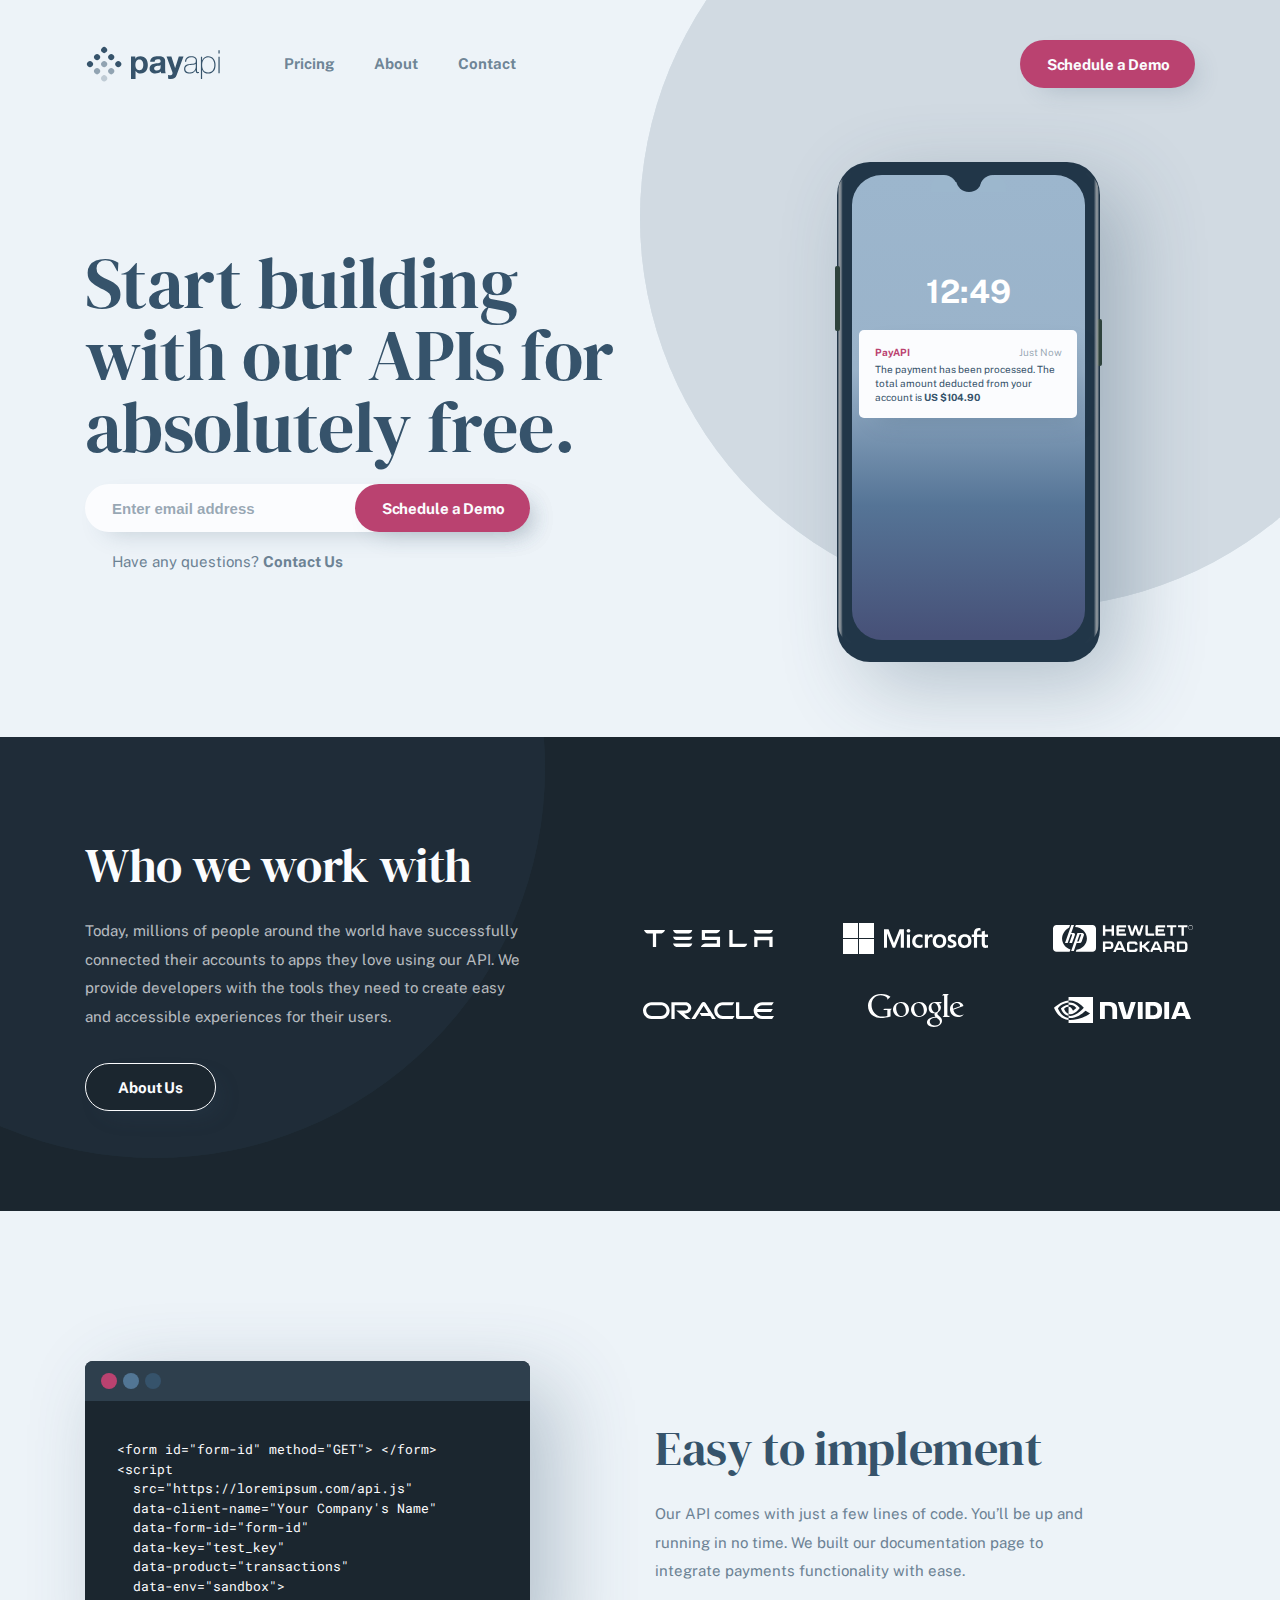
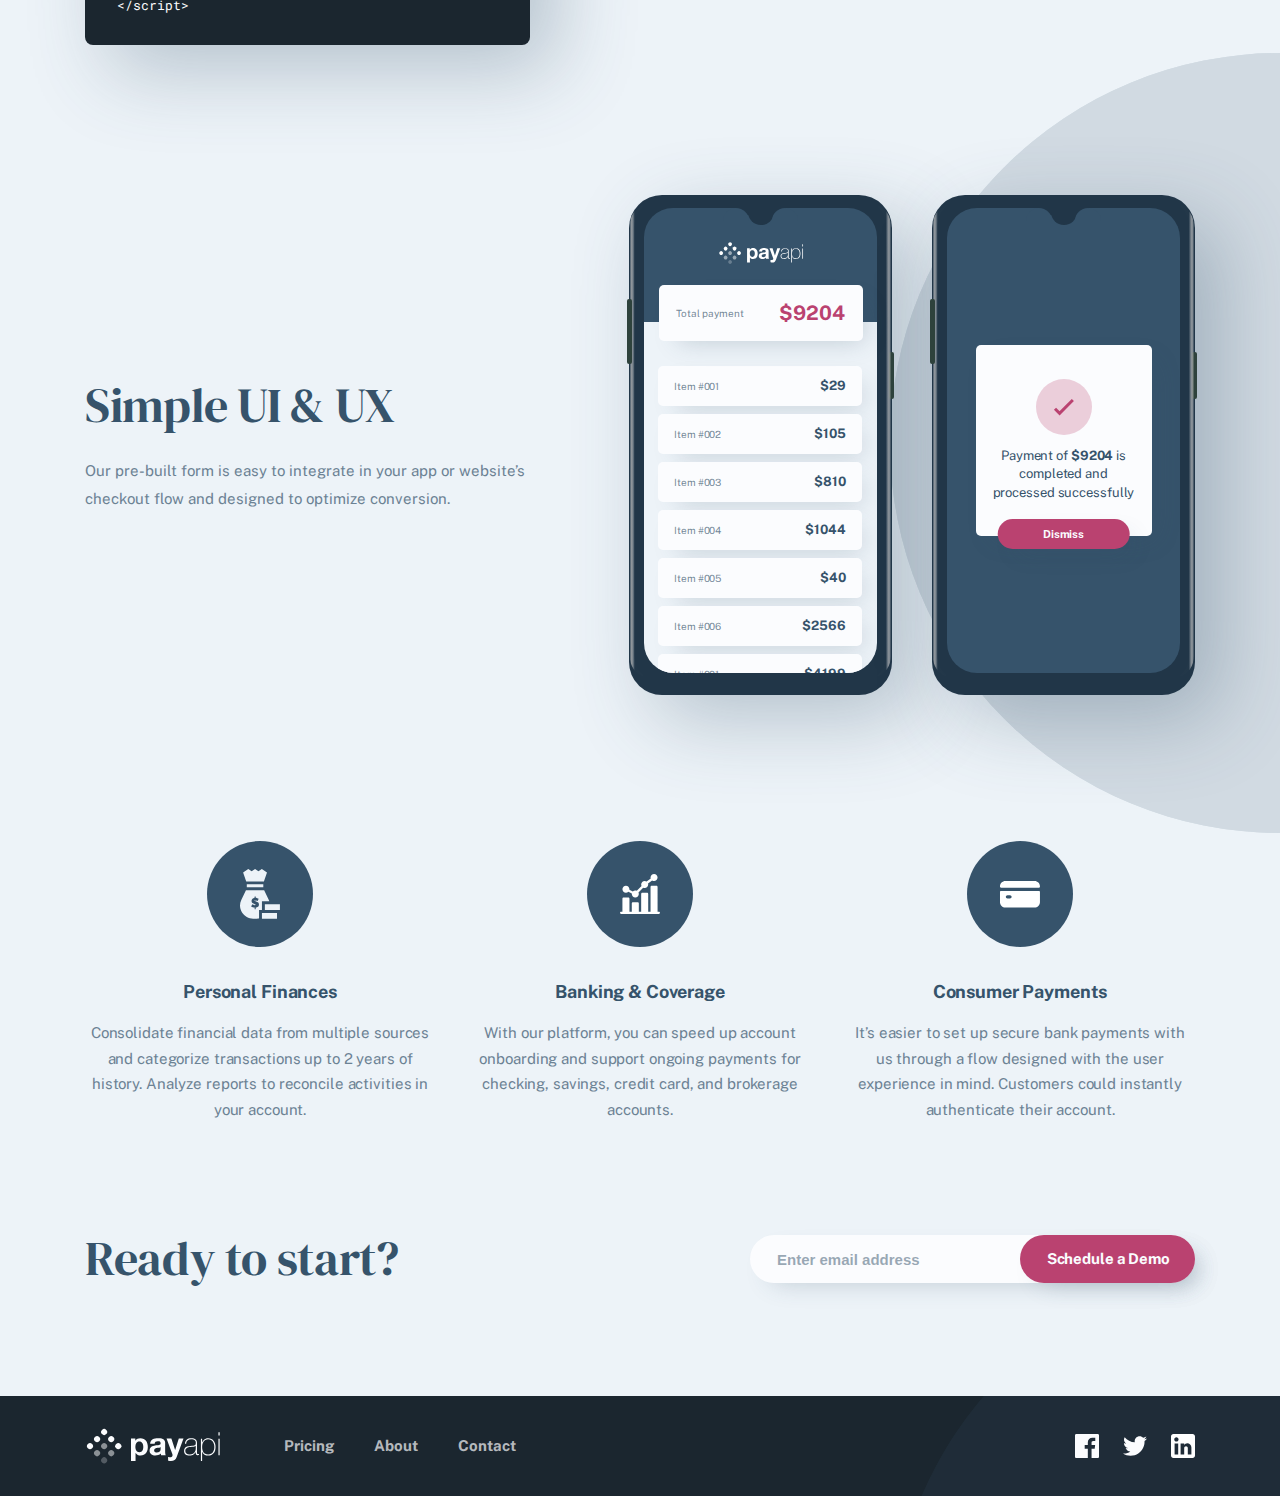
<file: index.html>
<!DOCTYPE html>
<html lang="en">
    <head>
        <meta charset="UTF-8">
        <meta http-equiv="X-UA-Compatible" content="IE=edge">
        <meta name="viewport" content="width=device-width, initial-scale=1.0">
        <link rel="stylesheet" href="css/styles.css">
        <title>Homework 17 scss Payapi</title>
    </head>
    <body>
        <header class="header">
            <nav class="navigation container">
                <a class="navigation__logo" href="index.html">
                    <img class="navigation__logo-img" src="img/logo.svg" alt="">
                </a>
                <div class="burger">
                    <span class="rotate-"></span>
                    <span class="rotate"></span>
                    <span class="none"></span>
                    <div class="burger__menu">
                        <div class="burger">
                            <span class="rotate-"></span>
                            <span class="rotate"></span>
                            <span class="none"></span>
                        </div>
                        <div class="linea"></div>
                    <ul class="navigation__menu">
                        <li class="navigation__menu-item">
                            <a class="navigation__menu-link" href="pricing.html">Pricing</a>
                        </li>
                        <li class="navigation__menu-item">
                            <a class="navigation__menu-link" href="about.html">About</a>
                        </li>
                        <li class="navigation__menu-item">
                            <a class="navigation__menu-link" href="contact.html">Contact</a>
                        </li>
                    </ul>
                    <button class="navigation__button">Schedule a Demo</button>
                </div>
                </div>
            </nav>
            <section class="workingapi container">
                <article class="workingapi__content">
                    <h1 class="workingapi__content-title">Start building with
                        our APIs for absolutely free.</h1>
                    <form class="workingapi__content-form" action="#">
                        <input class="workingapi__content-useremail"
                            placeholder="Enter email address" name="email"
                            type="email">
                        <button class="workingapi__content-button">Schedule a
                            Demo</button>
                    </form>
                    <p class="workingapi__content-paragraph">Have any questions?
                        <a class="workingapi__content-link" href="#">Contact Us</a>
                    </p>
                </article>
                <!-- phone start -->
                <section class="phone-box">
                    <div class="phone">
                        <div class="phone__pieceofscreenright"></div>
                        <div class="phone__pieceofscreenleft"></div>
                        <div class="phone__pieceofcamera"></div>
                        <div class="phone__camera"></div>
                        <div class="phone__screen">
                            <section class="phone__screen-notification">
                                <time class="phone__title">12:49</time>
                                <article class="phone__screen-content">
                                    <div class="phone__screen-box">
                                        <h5 class="phone__screen-title">PayAPI</h5>
                                        <span>Just Now</span>
                                    </div>
                                    <p class="phone__screen-payment">The payment
                                        has
                                        been processed. The total amount
                                        deducted from your account is <span>US
                                            $104.90</span>
                                    </p>
                                </article>
                            </section>
                        </div>
                        <div class="phone__volumebutton"></div>
                        <div class="phone__lockbutton"></div>
                    </div>
                </section>
                <!-- phone finish -->
            </section>
        </header>
        <main>
            <section class="bg_black">
                <section class="workwith container">
                    <article class="workwith__content">
                        <h2 class="workwith__title">Who we work with</h2>
                        <p class="workwith__paragraph">Today, millions of people
                            around the world have successfully connected their
                            accounts to apps they love using our API. We provide
                            developers with the tools they need to create easy
                            and accessible experiences for their users. </p>
                        <button class="workwith__btn">About Us</button>
                    </article>
                    <section class="brands">
                        <div class="brands__item">
                            <img class="brands__img" src="img/brends/tesla.svg"
                                alt="логотип">
                        </div>
                        <div class="brands__item">
                            <img class="brands__img"
                                src="img/brends/microsoft.svg" alt="логотип">
                        </div>
                        <div class="brands__item">
                            <img class="brands__img" src="img/brends/hp.svg"
                                alt="логотип">
                        </div>
                        <div class="brands__item">
                            <img class="brands__img" src="img/brends/oracle.svg"
                                alt="логотип">
                        </div>
                        <div class="brands__item">
                            <img class="brands__img" src="img/brends/google.svg"
                                alt="логотип">
                        </div>
                        <div class="brands__item">
                            <img class="brands__img" src="img/brends/nvidia.svg"
                                alt="логотип">
                        </div>
                    </section>
                </section>
            </section>
            <section class="easy container">
                <div class="easy__pieceofcode">
                    <div class="easy__panel">
                        <div class="easy__panel-item rosa"></div>
                        <div class="easy__panel-item grayblue"></div>
                        <div class="easy__panel-item gray"></div>
                    </div>
                    <div class="easy__code">
                        <code>
&lt;form id="form-id" method="GET"&gt; &lt;/form&gt;
&lt;script
  src="https://loremipsum.com/api.js"
  data-client-name="Your Company's Name"
  data-form-id="form-id"
  data-key="test_key"
  data-product="transactions"
  data-env="sandbox"&gt;
&lt;/script&gt;
                        </code>
                    </div>
                </div>
                <article class="easy__content">
                    <h2 class="easy__content-title">Easy to implement</h2>
                    <p class="easy__content-paragraph">Our
                        API comes with just a few lines of code. You’ll
                        be up and running in no time. We built our
                        documentation page to integrate payments
                        functionality with ease.</p>
                </article>
            </section>
            <section class="bg-circle">
                <section class="simple container">
                    <article class="easy__content">
                        <h2 class="easy__content-title">Simple UI & UX</h2>
                        <p class="easy__content-paragraph">Our pre-built form is
                            easy to integrate in your app or website’s checkout
                            flow
                            and designed to optimize conversion. </p>
                    </article>
                    <section class="simple__phones">
                        <div class="phone">
                            <div class="phone__pieceofscreenright color"></div>
                            <div class="phone__pieceofscreenleft color"></div>
                            <div class="phone__pieceofcamera"></div>
                            <div class="phone__camera"></div>
                            <div class="phone__screensimple">
                                <div class="phone__screensimple-logo">
                                </div>
                                <p class="phone__screensimple-prgrph">
                                    <span class="phone__screensimple-product">Total
                                        payment</span><span
                                        class="phone__screensimple-totalprice">$9204</span>
                                </p>
                                <section class="phone__screensimple-purchase">
                                    <article class="phone__screensimple-items">
                                        <p class="phone__screensimple-item"><span
                                                class="phone__screensimple-product">Item
                                                #001</span><span
                                                class="phone__screensimple-price">$29</span></p>
                                        <p class="phone__screensimple-item"><span
                                                class="phone__screensimple-product">Item
                                                #002</span><span
                                                class="phone__screensimple-price">$105</span></p>
                                        <p class="phone__screensimple-item"><span
                                                class="phone__screensimple-product">Item
                                                #003</span><span
                                                class="phone__screensimple-price">$810</span></p>
                                        <p class="phone__screensimple-item"><span
                                                class="phone__screensimple-product">Item
                                                #004</span><span
                                                class="phone__screensimple-price">$1044</span></p>
                                        <p class="phone__screensimple-item"><span
                                                class="phone__screensimple-product">Item
                                                #005</span><span
                                                class="phone__screensimple-price">$40</span></p>
                                        <p class="phone__screensimple-item"><span
                                                class="phone__screensimple-product">Item
                                                #006</span><span
                                                class="phone__screensimple-price">$2566</span></p>
                                        <p class="phone__screensimple-item"><span
                                                class="phone__screensimple-product">Item
                                                #001</span><span
                                                class="phone__screensimple-price">$4199</span></p>
                                    </article>
                                </section>
                                <div class="phone__volumebutton"></div>
                                <div class="phone__lockbutton"></div>
                            </div>
                        </div>
                        <div class="phone">
                            <div class="phone__pieceofscreenright color"></div>
                            <div class="phone__pieceofscreenleft color"></div>
                            <div class="phone__pieceofcamera"></div>
                            <div class="phone__camera"></div>
                            <div class="phone__screencompleted color">
                                <section class="phone__screencompleted-content">
                                    <img class="phone__screencompleted-img"
                                        src="img/phone/check.svg"
                                        alt="">
                                    <p class="phone__screencompleted-prgrph">Payment
                                        of <span>$9204</span>
                                        is completed and processed
                                        successfully</p>
                                    <button class="phone__screencompleted-btn">Dismiss</button>
                                </section>
                            </div>
                            <div class="phone__volumebutton"></div>
                            <div class="phone__lockbutton"></div>
                        </div>
                    </section>
                </section>
            </section>
            <section class="possibility container">
                <article class="possibility__card">
                    <img class="possibility__card-img" src="img/cards/card-finance.svg" alt="">
                    <h3 class="possibility__card-title">Personal Finances</h3>
                    <p class="possibility__card-prgrph">Consolidate financial data from multiple sources
                        and categorize transactions up to 2 years of
                        history. Analyze reports to reconcile activities
                        in your account. </p>
                </article>
                <article class="possibility__card">
                    <img class="possibility__card-img" src="img/cards/card-bancking.svg" alt="">
                    <h3 class="possibility__card-title">Banking & Coverage</h3>
                    <p class="possibility__card-prgrph">With our platform, you can speed up account
                        onboarding and support ongoing payments for
                        checking, savings, credit card, and brokerage
                        accounts.</p>
                </article>
                <article class="possibility__card">
                    <img class="possibility__card-img" src="img/cards/card-payments.svg" alt="">
                    <h3 class="possibility__card-title">Consumer Payments</h3>
                    <p class="possibility__card-prgrph">It’s easier to set up secure bank payments with
                        us through a flow designed with the user
                        experience in mind. Customers could instantly
                        authenticate their account.</p>
                </article>
        </section>
        <section class="ready container">
            <article class="ready__content">
                <h2 class="ready__content-title">Ready to start?</h2>
                <form class="ready__content-form" action="#">
                    <input type="email" name="email"
                        placeholder="Enter email address"> </input>
                    <button class="ready__content-button">Schedule a
                        Demo</button>
                    </form>
                </article>
            </section>
        </main>
        <footer>
            <section class="footer__nav container">
                <a class="navigation__logo" href="index.html">
                <img class="footer__nav-logo" src="img/logo-white.svg"
                    alt="логотип">
                </a>
                <ul class="footer__nav-menu">
                    <li class="footer__nav-item"><a href="pricing.html">Pricing</a></li>
                    <li class="footer__nav-item"><a href="about.html">About</a></li>
                    <li class="footer__nav-item"><a href="contact.html">Contact</a></li>
                </ul>
            <div class="footer__nav-social">
                <div class="footer__nav-iconfb"></div>
                <div class="footer__nav-icontwr"></div>
                <div class="footer__nav-iconind"></div>
            </div>
        </section>
</footer>
    </body>
</html>
</file>
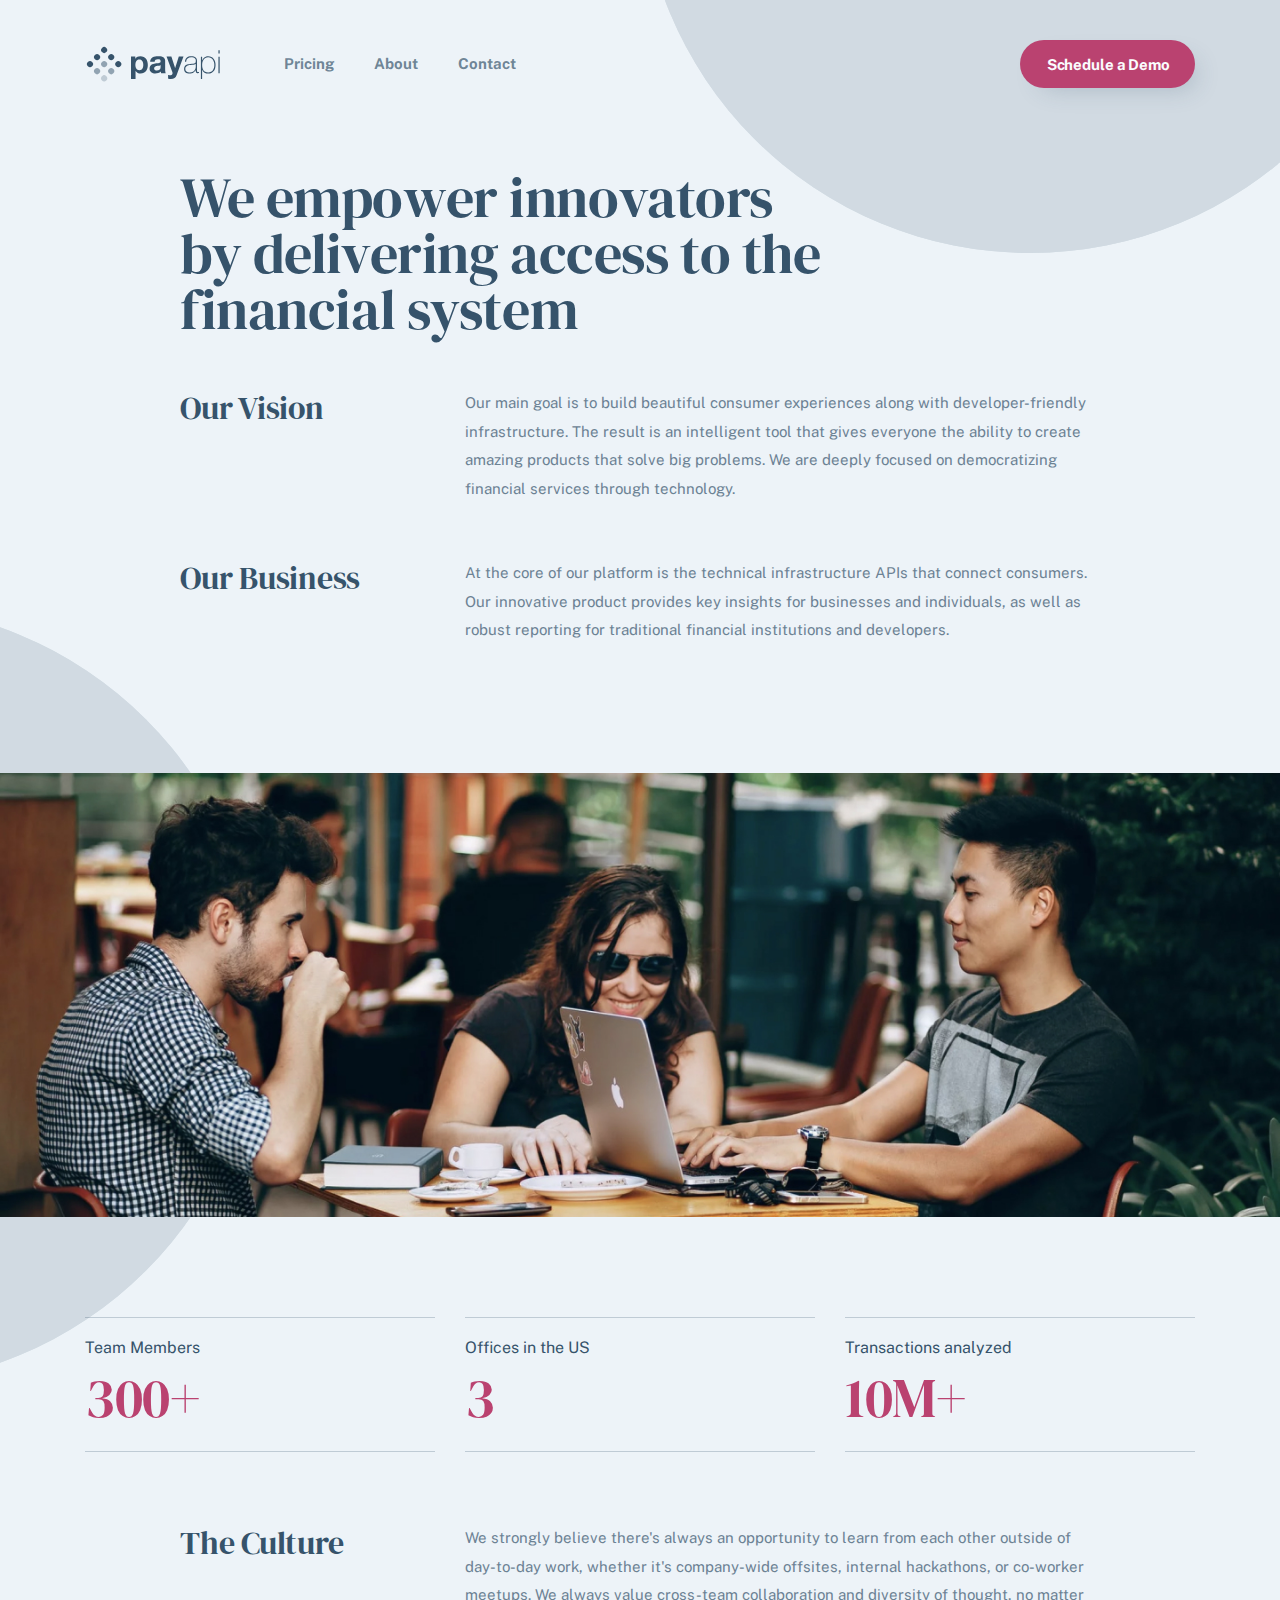
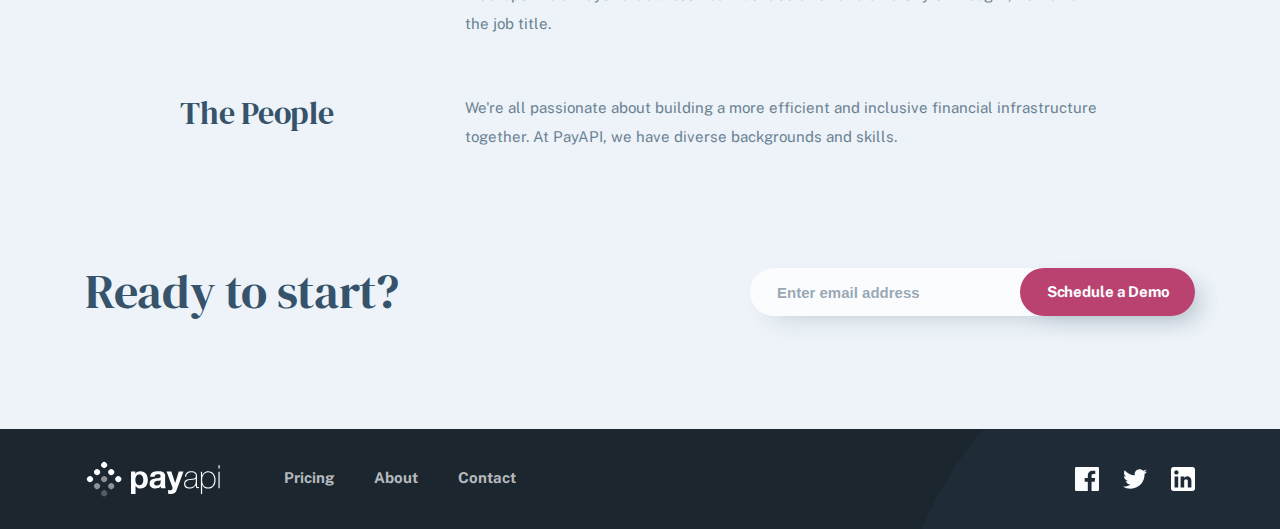
<file: about.html>
<!DOCTYPE html>
<html lang="en">
    <head>
        <meta charset="UTF-8">
        <meta http-equiv="X-UA-Compatible" content="IE=edge">
        <meta name="viewport" content="width=device-width, initial-scale=1.0">
        <link rel="stylesheet" href="css/styles.css">
        <title>About</title>
    </head>
    <body>
        <header class="about">
            <nav class="navigation container">
                <a class="navigation__logo" href="index.html">
                    <img class="navigation__logo-img" src="img/logo.svg" alt="">
                </a>
                <div class="burger">
                    <span class="rotate-"></span>
                    <span class="rotate"></span>
                    <span class="none"></span>
                    <div class="burger__menu">
                        <div class="burger">
                            <span class="rotate-"></span>
                            <span class="rotate"></span>
                            <span class="none"></span>
                        </div>
                        <div class="linea"></div>
                    <ul class="navigation__menu">
                        <li class="navigation__menu-item">
                            <a class="navigation__menu-link" href="pricing.html">Pricing</a>
                        </li>
                        <li class="navigation__menu-item">
                            <a class="navigation__menu-link" href="about.html">About</a>
                        </li>
                        <li class="navigation__menu-item">
                            <a class="navigation__menu-link" href="contact.html">Contact</a>
                        </li>
                    </ul>
                    <button class="navigation__button">Schedule a Demo</button>
                </div>
                </div>
            </nav>
            <article class="about__content container">
                <h2 class="about__content-title">We empower innovators
                    by delivering access to the financial system</h2>
            </article>
        </header>
        <main>
            <section class="our about__container">
                <article class="our__content">
                    <h3 class="our__content-title">Our Vision</h3>
                    <p class="our__content-prgrph">Our main goal is to build
                        beautiful consumer experiences along with
                        developer-friendly infrastructure. The result is an
                        intelligent tool that gives everyone the ability to
                        create amazing products that solve big problems. We are
                        deeply focused on democratizing financial services
                        through technology. </p>
                </article>
                <article class="our__content">
                    <h3 class="our__content-title">Our Business</h3>
                    <p class="our__content-prgrph">At the core of our platform
                        is the technical infrastructure APIs that connect
                        consumers. Our innovative product provides key insights
                        for businesses and individuals, as well as robust
                        reporting for traditional financial institutions and
                        developers. </p>
                </article>
            </section>
            <section class="bgimage">
                <div class="bgimage__circle"></div>
            </section>
            <section class="team container">
                <article class="team__content">
                    <p class="team__content-prgrph">Team Members</p>
                    <span class="team__content-number">300+</span>
                </article>
                <article class="team__content">
                    <p class="team__content-prgrph">Offices in the US</p>
                    <span class="team__content-number">3</span>
                </article>
                <article class="team__content">
                    <p class="team__content-prgrph">Transactions analyzed</p>
                    <span class="team__content-number">10M+</span>
                </article>
            </section>
            <section class="our about__container">
                <article class="our__content">
                    <h3 class="our__content-title">The Culture</h3>
                    <p class="our__content-prgrph">We strongly believe there's
                        always an opportunity to learn from each other outside
                        of day-to-day work, whether it's company-wide offsites,
                        internal hackathons, or co-worker meetups. We always
                        value cross-team collaboration and diversity of thought,
                        no matter the job title.</p>
                </article>
                <article class="our__content">
                    <h3 class="our__content-title">The People</h3>
                    <p class="our__content-prgrph">We're all passionate about
                        building a more efficient and inclusive financial
                        infrastructure together. At PayAPI, we have diverse
                        backgrounds and skills.</p>
                </article>
            </section>
            <section class="ready container">
                <article class="ready__content">
                    <h2 class="ready__content-title">Ready to start?</h2>
                    <form class="ready__content-form" action="#">
                        <input type="email" name="email"
                            placeholder="Enter email address"> </input>
                        <button class="ready__content-button">Schedule a
                            Demo</button>
                        </form>
                    </article>
                </section>
        </main>
        <footer>
            <section class="footer__nav container">
                <a class="navigation__logo" href="index.html">
                <img class="footer__nav-logo" src="img/logo-white.svg"
                    alt="логотип">
                </a>
                <ul class="footer__nav-menu">
                    <li class="footer__nav-item"><a href="pricing.html">Pricing</a></li>
                    <li class="footer__nav-item"><a href="about.html">About</a></li>
                    <li class="footer__nav-item"><a href="contact.html">Contact</a></li>
                </ul>
            <div class="footer__nav-social">
                <div class="footer__nav-iconfb"></div>
                <div class="footer__nav-icontwr"></div>
                <div class="footer__nav-iconind"></div>
            </div>
        </section>
</footer>
    </body>
</html>
</file>
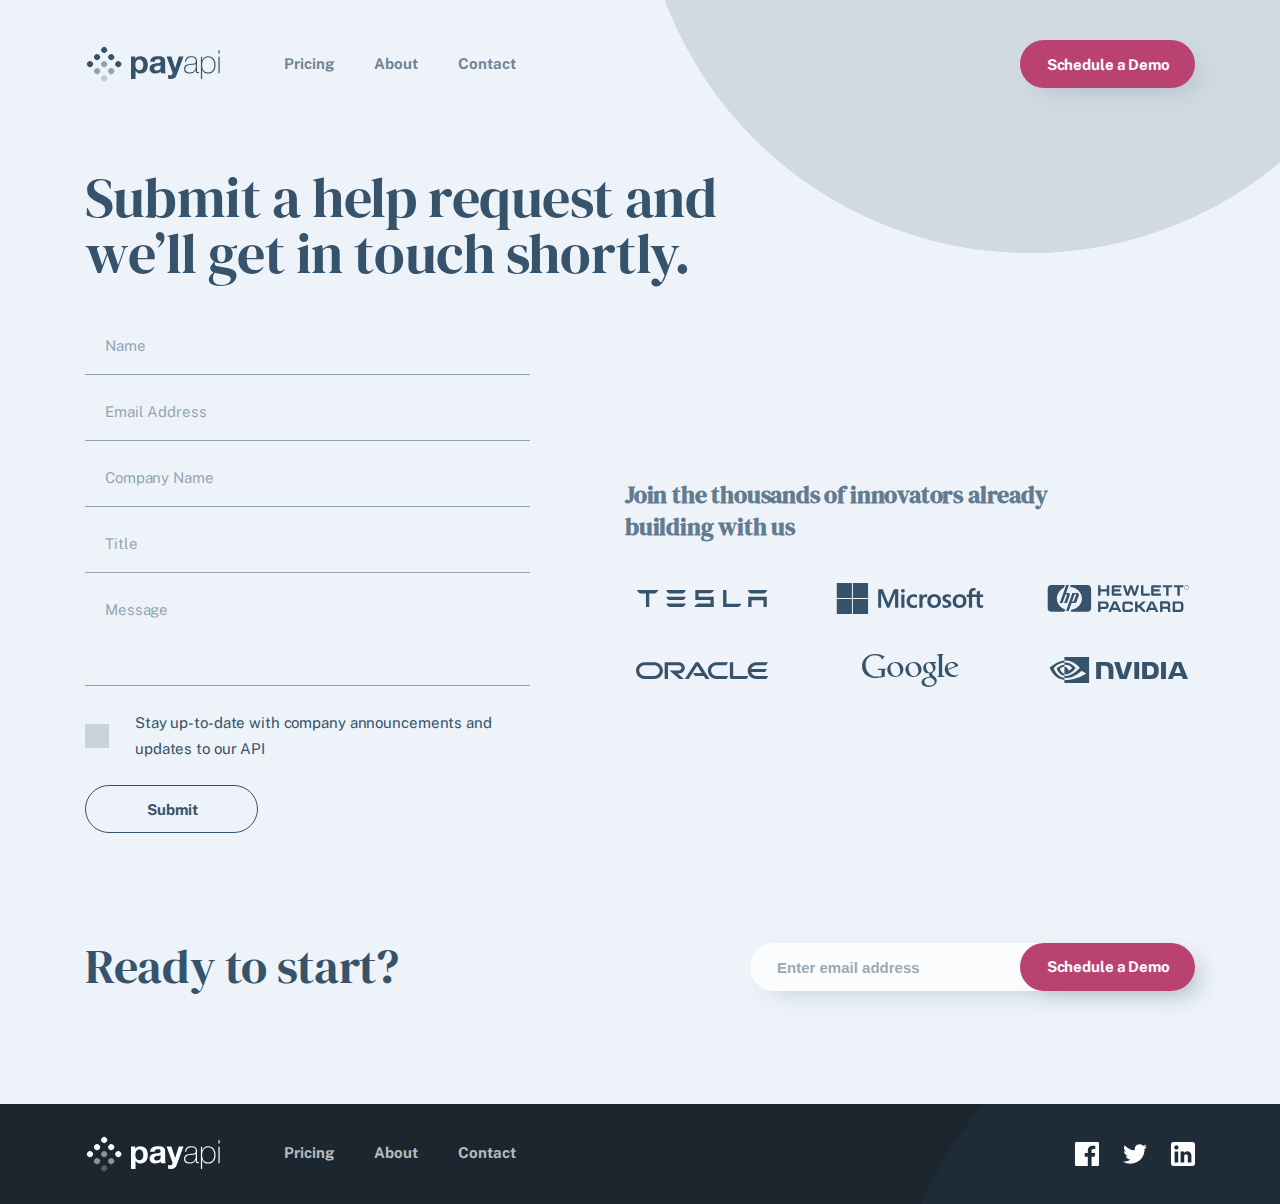
<file: contact.html>
<!DOCTYPE html>
<html lang="en">
    <head>
        <meta charset="UTF-8">
        <meta http-equiv="X-UA-Compatible" content="IE=edge">
        <meta name="viewport" content="width=device-width, initial-scale=1.0">
        <link rel="stylesheet" href="css/styles.css">
        <title>Contact</title>
    </head>
    <body>
        <header class="about">
            <nav class="navigation container">
                <a class="navigation__logo" href="index.html">
                    <img class="navigation__logo-img" src="img/logo.svg" alt="">
                </a>
                <div class="burger">
                    <span class="rotate-"></span>
                    <span class="rotate"></span>
                    <span class="none"></span>
                    <div class="burger__menu">
                        <div class="burger">
                            <span class="rotate-"></span>
                            <span class="rotate"></span>
                            <span class="none"></span>
                        </div>
                        <div class="linea"></div>
                    <ul class="navigation__menu">
                        <li class="navigation__menu-item">
                            <a class="navigation__menu-link" href="pricing.html">Pricing</a>
                        </li>
                        <li class="navigation__menu-item">
                            <a class="navigation__menu-link" href="about.html">About</a>
                        </li>
                        <li class="navigation__menu-item">
                            <a class="navigation__menu-link" href="contact.html">Contact</a>
                        </li>
                    </ul>
                    <button class="navigation__button">Schedule a Demo</button>
                </div>
                </div>
            </nav>
            <article class="about__contact container">
                <h2 class="about__contact-title">Submit a help request and
                    we’ll get in touch shortly.</h2>
            </article>
        </header>
        <main>
            <section class="join container">
                <form class="join__form" action="#">
                    <input class="join__form-username" type="text" placeholder="Name">
                    <input class="join__form-useremail" type="email" placeholder="Email Address">
                    <p>This field can’t be empty</p>
                    <input class="join__form-usercompany" type="text" placeholder="Company Name">
                    <input class="join__form-usertitle" type="text" placeholder="Title">
                    <textarea class="join__form-usermessage" id="" placeholder="Message"></textarea>
                    <div>
                            <input class="join__form-check" type="checkbox">
                        <span class="join__form-updates">Stay up-to-date with company announcements and updates to our API</span></div>
                    <button class="join__form-button">Submit</button>
                </form>
                <article class="join__content">
                    <h3 class="join__content-title">Join the thousands of
                        innovators already building with us</h3>
                    <section class="brands">
                        <div class="brands__item">
                            <img class="brands__img"
                                src="img/brends/tesla-gray.svg"
                                alt="логотип">
                        </div>
                        <div class="brands__item">
                            <img class="brands__img"
                                src="img/brends/microsoft-gray.svg"
                                alt="логотип">
                        </div>
                        <div class="brands__item">
                            <img class="brands__img"
                                src="img/brends/hp-gray.svg"
                                alt="логотип">
                        </div>
                        <div class="brands__item">
                            <img class="brands__img"
                                src="img/brends/oracle-gray.svg"
                                alt="логотип">
                        </div>
                        <div class="brands__item">
                            <img class="brands__img"
                                src="img/brends/google-gray.svg"
                                alt="логотип">
                        </div>
                        <div class="brands__item">
                            <img class="brands__img"
                                src="img/brends/nvidia-gray.svg"
                                alt="логотип">
                        </div>
                    </section>
                </article>
            </section>
            <section class="ready container">
                <article class="ready__content">
                    <h2 class="ready__content-title">Ready to start?</h2>
                    <form class="ready__content-form" action="#">
                        <input type="email" name="email"
                            placeholder="Enter email address"> </input>
                        <button class="ready__content-button">Schedule a
                            Demo</button>
                        </form>
                    </article>
                </section>
        </main>
        <footer>
            <section class="footer__nav container">
                <a class="navigation__logo" href="index.html">
                <img class="footer__nav-logo" src="img/logo-white.svg"
                    alt="логотип">
                </a>
                <ul class="footer__nav-menu">
                    <li class="footer__nav-item"><a href="pricing.html">Pricing</a></li>
                    <li class="footer__nav-item"><a href="about.html">About</a></li>
                    <li class="footer__nav-item"><a href="contact.html">Contact</a></li>
                </ul>
            <div class="footer__nav-social">
                <div class="footer__nav-iconfb"></div>
                <div class="footer__nav-icontwr"></div>
                <div class="footer__nav-iconind"></div>
            </div>
        </section>
</footer>
    </body>
</html>
</file>
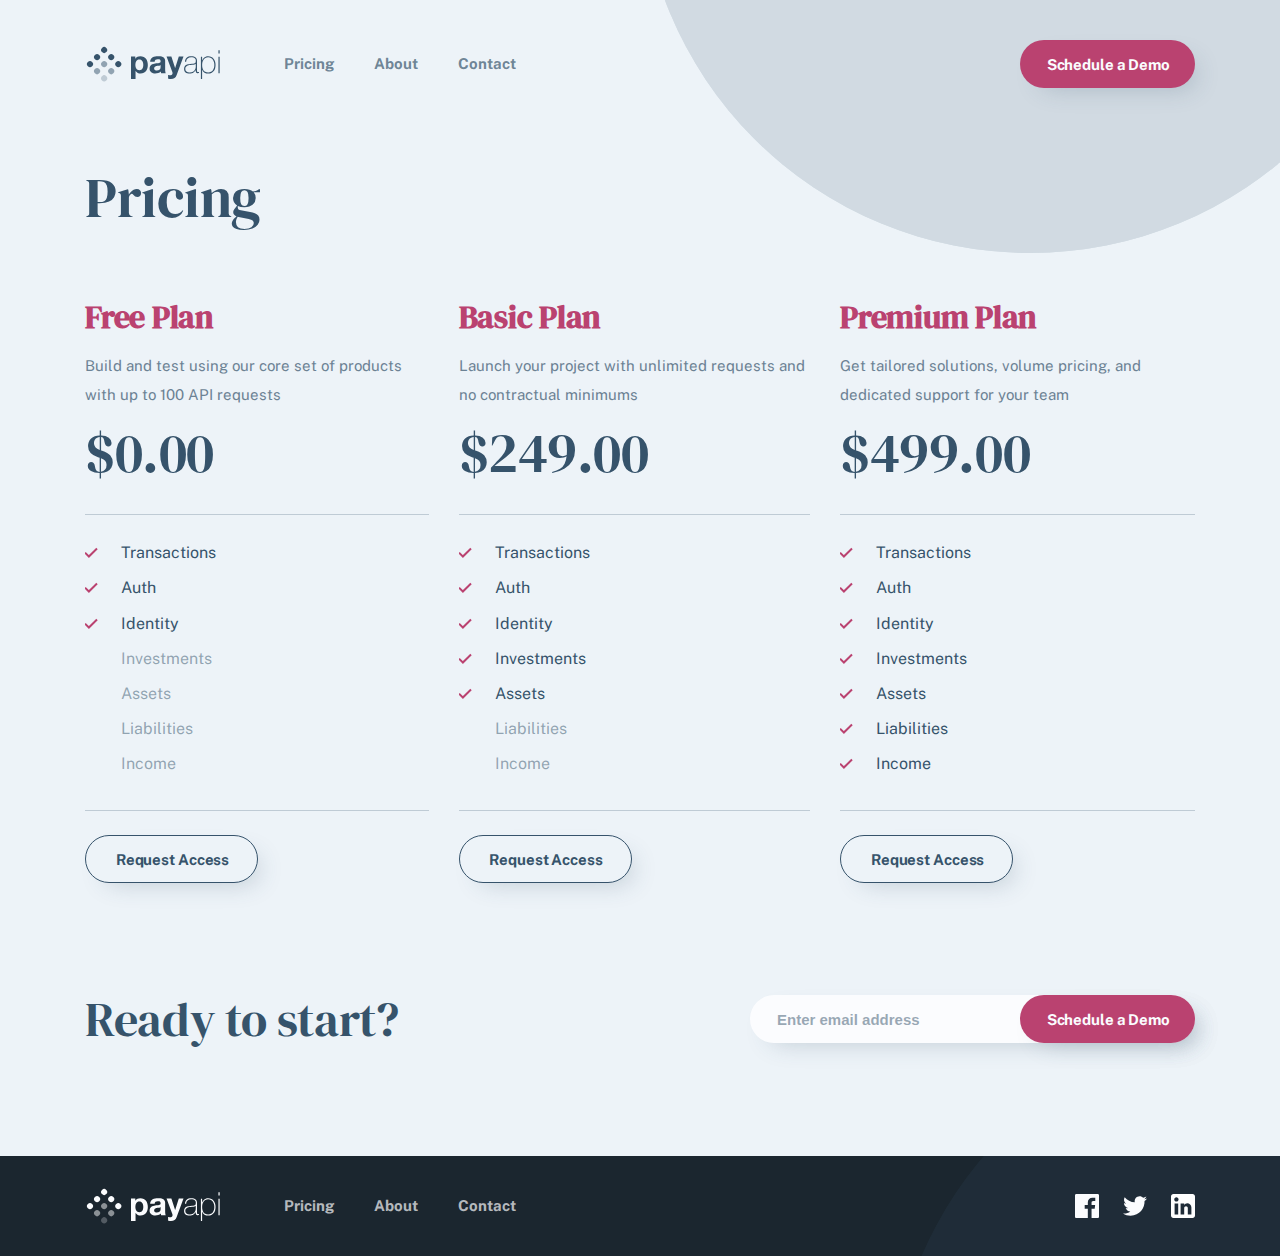
<file: pricing.html>
<!DOCTYPE html>
<html lang="en">
    <head>
        <meta charset="UTF-8">
        <meta http-equiv="X-UA-Compatible" content="IE=edge">
        <meta name="viewport" content="width=device-width, initial-scale=1.0">
        <link rel="stylesheet" href="css/styles.css">
        <title>Pricing</title>
    </head>
    <body>
        <header class="pricing">
            <nav class="navigation container">
                <a class="navigation__logo" href="index.html">
                    <img class="navigation__logo-img" src="img/logo.svg" alt="">
                </a>
                <div class="burger">
                    <span class="rotate-"></span>
                    <span class="rotate"></span>
                    <span class="none"></span>
                    <div class="burger__menu">
                        <div class="burger">
                            <span class="rotate-"></span>
                            <span class="rotate"></span>
                            <span class="none"></span>
                        </div>
                        <div class="linea"></div>
                    <ul class="navigation__menu">
                        <li class="navigation__menu-item">
                            <a class="navigation__menu-link" href="pricing.html">Pricing</a>
                        </li>
                        <li class="navigation__menu-item">
                            <a class="navigation__menu-link" href="about.html">About</a>
                        </li>
                        <li class="navigation__menu-item">
                            <a class="navigation__menu-link" href="contact.html">Contact</a>
                        </li>
                    </ul>
                    <button class="navigation__button">Schedule a Demo</button>
                </div>
                </div>
            </nav>
            <h2 class="pricing__title container">Pricing</h2>
        </header>
        <main>
            <section class="pricing__plans container">
            <section class="plan">
                <article class="plan__text">
                    <h2 class="plan__text-title">Free Plan</h2>
                    <p class="plan__text-prgrph">Build and test using our core set of products with up to 100 API requests </p>
                    <span class="plan__text-price">$0.00</span>
                </article>
                <ul class="plan__products">
                    <li class="plan__products-item">Transactions</li>
                    <li class="plan__products-item">Auth</li>
                    <li class="plan__products-item">Identity</li>
                    <li class="plan__products-nochecked">Investments</li>
                    <li class="plan__products-nochecked">Assets</li>
                    <li class="plan__products-nochecked">Liabilities</li>
                    <li class="plan__products-nochecked">Income</li>
                </ul>
                <button class="plan__button">Request Access</button>
            </section>
            <section class="plan">
                <article class="plan__text">
                    <h2 class="plan__text-title">Basic Plan</h2>
                    <p class="plan__text-prgrph">Launch your project with unlimited requests and no contractual minimums </p>
                    <span class="plan__text-price">$249.00</span>
                </article>
                <ul class="plan__products">
                    <li class="plan__products-item">Transactions</li>
                    <li class="plan__products-item">Auth</li>
                    <li class="plan__products-item">Identity</li>
                    <li class="plan__products-item">Investments</li>
                    <li class="plan__products-item">Assets</li>
                    <li class="plan__products-nochecked">Liabilities</li>
                    <li class="plan__products-nochecked">Income</li>
                </ul>
                <button class="plan__button">Request Access</button>
            </section>
            <section class="plan">
                <article class="plan__text">
                    <h2 class="plan__text-title">Premium Plan</h2>
                    <p class="plan__text-prgrph">Get tailored solutions, volume pricing, and dedicated support for your team </p>
                    <span class="plan__text-price">$499.00</span>
                </article>
                <ul class="plan__products">
                    <li class="plan__products-item">Transactions</li>
                    <li class="plan__products-item">Auth</li>
                    <li class="plan__products-item">Identity</li>
                    <li class="plan__products-item">Investments</li>
                    <li class="plan__products-item">Assets</li>
                    <li class="plan__products-item">Liabilities</li>
                    <li class="plan__products-item">Income</li>
                </ul>
                <button class="plan__button">Request Access</button>
            </section>
        </section>
        <section class="ready container">
            <article class="ready__content">
                <h2 class="ready__content-title">Ready to start?</h2>
                <form class="ready__content-form" action="#">
                    <input type="email" name="email"
                        placeholder="Enter email address"> </input>
                    <button class="ready__content-button">Schedule a
                        Demo</button>
                    </form>
                </article>
            </section>
        </main>
        <footer>
            <section class="footer__nav container">
                <a class="navigation__logo" href="index.html">
                <img class="footer__nav-logo" src="img/logo-white.svg"
                    alt="логотип">
                </a>
                <ul class="footer__nav-menu">
                    <li class="footer__nav-item"><a href="pricing.html">Pricing</a></li>
                    <li class="footer__nav-item"><a href="about.html">About</a></li>
                    <li class="footer__nav-item"><a href="contact.html">Contact</a></li>
                </ul>
            <div class="footer__nav-social">
                <div class="footer__nav-iconfb"></div>
                <div class="footer__nav-icontwr"></div>
                <div class="footer__nav-iconind"></div>
            </div>
        </section>
</footer>
    </body>
</html>
</file>
<file: css/styles.css>
@import url(https://fonts.googleapis.com/css?family=Roboto+Mono:100,200,300,regular,500,600,700,100italic,200italic,300italic,italic,500italic,600italic,700italic);
@import url(https://fonts.googleapis.com/css?family=Public+Sans:100,200,300,regular,500,600,700,800,900,100italic,200italic,300italic,italic,500italic,600italic,700italic,800italic,900italic);
@import url(https://fonts.googleapis.com/css?family=DM+Serif+Display:regular,italic);
input::-moz-placeholder {
  font-weight: 700;
  font-size: 15px;
  line-height: 1.2;
}
.simple__phones .phone__screensimple-totalprice, .phone__title, .phone__screen-title, .navigation__menu, input::placeholder, input, button {
  font-weight: 700;
  font-size: 15px;
  line-height: 1.2;
}

.join .brands__item, .join__form div, .join, .team, .pricing__plans, .footer__nav-social, .footer__nav-menu, .ready__content, .possibility__card, .possibility, .simple__phones .phone__screencompleted-content, .simple__phones .phone__screencompleted, .simple__phones .phone__screensimple-item, .simple__phones .phone__screensimple-prgrph, .simple, .easy__panel, .easy, .workwith .brands__item, .workwith, .phone__screen-box, .phone__screen-notification, .phone-box, .workingapi, .navigation__logo, .navigation {
  display: flex;
  align-items: center;
  justify-content: flex-start;
}

.about__contact-title, .team__content-number, .our__content-title, .about__content-title, .pricing__title {
  font-family: "DM Serif Display", sans-serif;
  font-style: normal;
  font-weight: 400;
  font-size: 56px;
  line-height: 1;
  letter-spacing: -0.430769px;
  color: #36536b;
}

body,
h1,
h2,
h3,
h4,
h5,
h6,
ul,
p,
li,
button,
input {
  padding: 0;
  margin: 0;
}

li {
  list-style-type: none;
}

::before,
::after {
  box-sizing: border-box;
}

* {
  box-sizing: border-box;
}

a {
  text-decoration: none;
}

body {
  height: 100%;
  font-family: "Public Sans", sans-serif;
  font-style: normal;
  font-weight: 400;
  font-size: 15px;
  line-height: 1.9;
  color: #1b262f;
  background-color: #edf3f8;
}

main {
  position: relative;
}

.container {
  max-width: 1110px;
  margin: 0 auto;
}

footer {
  background: url(../img/circle/circle-footer.svg) right/auto no-repeat;
  background-color: #1b262f;
}

button {
  outline: none;
  border: none;
  font-family: "Public Sans", sans-serif;
  font-style: normal;
  letter-spacing: -0.115385px;
  color: #fbfcfe;
  background-color: #ba4270;
  min-width: 173px;
  height: 48px;
  padding: 15px 25px 14px 27px;
  box-shadow: 10px 10px 25px -10px rgba(54, 83, 107, 0.25);
  border-radius: 24px;
  transition: all 0.3s ease-in-out 0.2s;
}

button:hover {
  background-color: #da6d97;
  cursor: pointer;
}

form {
  position: relative;
}

input {
  outline: none;
  border: none;
  width: 445px;
  height: 48px;
  padding: 15px 201px 14px 27px;
  background-color: #fbfcfe;
  box-shadow: 10px 10px 25px -10px rgba(54, 83, 107, 0.25);
  border-radius: 24px;
  color: #36536b;
}

input::-moz-placeholder {
  color: rgba(54, 83, 107, 0.5);
}

input::placeholder {
  color: rgba(54, 83, 107, 0.5);
}

.header {
  background: url(../img/circle/circle-header.svg) top right/auto no-repeat;
}

.navigation {
  gap: 64px;
  padding: 40px 0 74px 0;
}
.navigation .burger {
  display: flex;
  width: 100%;
}
.navigation .burger span {
  display: none;
  width: 28px;
  height: 3px;
  background-color: #36536b;
  margin-bottom: 5px;
}
.navigation .burger__menu {
  width: 100%;
  display: flex;
  align-items: center;
  justify-content: space-between;
}
.navigation .burger__menu .burger {
  display: none;
}
.navigation .burger__menu .linea {
  display: none;
}
.navigation__menu {
  display: flex;
  gap: 40px;
}
.navigation__menu-link {
  color: rgba(54, 83, 107, 0.7);
}
.navigation__menu-link:hover {
  color: #36536b;
  transition: all 0.3s ease 0.2s;
}

.workingapi {
  justify-content: space-between;
  margin-bottom: 75px;
}
.workingapi__content {
  max-width: 546px;
}
.workingapi__content-title {
  font-family: "DM Serif Display", sans-serif;
  font-weight: 400;
  font-size: 72px;
  line-height: 1;
  letter-spacing: -0.553846px;
  color: #36536b;
  margin-bottom: 21px;
}
.workingapi__content-form {
  max-width: 445px;
  margin-bottom: 16px;
}
.workingapi__content-button {
  position: absolute;
  top: 0;
  right: 0px;
}
.workingapi__content-paragraph {
  text-indent: 27px;
  color: #6c8294;
}
.workingapi__content-link {
  color: #6c8294;
  font-weight: 700;
}

.phone-box {
  width: 100%;
  max-width: 453px;
  justify-content: center;
}

.phone {
  width: 263px;
  height: 500px;
  background: #213648;
  box-shadow: 25px 25px 80px rgba(54, 83, 107, 0.300727);
  border-radius: 33px;
  padding: 13px 15px 23px 15px;
  position: relative;
}
.phone__pieceofscreenright {
  width: 26px;
  height: 17px;
  background: rgb(156, 183, 205);
  position: absolute;
  border-radius: 20px 20px 0 0;
  right: 94px;
  z-index: 1;
}
.phone__pieceofscreenleft {
  width: 26px;
  height: 17px;
  background: rgb(156, 183, 205);
  position: absolute;
  border-radius: 20px 20px 0 0;
  left: 94px;
  z-index: 1;
}
.phone__pieceofcamera {
  width: 50px;
  height: 7px;
  background: #213648;
  position: absolute;
  right: 50%;
  transform: translateX(50%);
}
.phone__camera {
  width: 26px;
  height: 17px;
  background: #213648;
  position: absolute;
  right: 50%;
  transform: translateX(50%);
  border-radius: 0 0 20px 20px;
}
.phone__screen {
  width: 233px;
  height: 465px;
  background: linear-gradient(180deg, #9cb6cd 0%, #9ab3ca 41.73%, #557496 71.1%, #475178 99.22%);
  border-radius: 30px;
  padding: 0 8px 0 7px;
  display: flex;
}
.phone__screen-notification {
  flex-direction: column;
  justify-content: flex-start;
}
.phone__screen-content {
  background: #fbfcfe;
  box-shadow: 10px 10px 25px -10px rgba(54, 83, 107, 0.25);
  border-radius: 5px;
  padding: 16px 15px 14px 16px;
}
.phone__screen-box {
  justify-content: space-between;
  margin-bottom: 4px;
}
.phone__screen-title {
  font-size: 10px;
  color: #ba4270;
}
.phone__screen span {
  font-size: 10px;
  line-height: 1.2px;
  color: rgba(54, 83, 107, 0.5);
}
.phone__title {
  font-size: 32px;
  color: #ffffff;
  padding-top: 98px;
  padding-bottom: 19px;
}
.phone__leftoutline {
  position: absolute;
  top: 10px;
  right: 0;
}
.phone__rightoutline {
  position: absolute;
  top: 10px;
  left: 0;
}
.phone__screen-payment {
  font-weight: 400;
  font-size: 10px;
  line-height: 1.4;
  color: #36536b;
}
.phone__screen-payment span {
  font-weight: 700;
  font-size: 10px;
  line-height: 1.4;
  color: #36536b;
}
.phone__volumebutton {
  width: 5px;
  height: 65px;
  background: #2e423c;
  border-radius: 2px;
  position: absolute;
  top: 104px;
  left: -2px;
}
.phone__lockbutton {
  width: 5px;
  height: 47px;
  background: #2e423c;
  border-radius: 2px;
  position: absolute;
  top: 157px;
  right: -2px;
}

.phone::before {
  content: url("../img/phone/reflect-frame-left.svg");
  position: absolute;
  top: 10px;
  left: 0;
}

.phone::after {
  content: url("../img/phone/reflect-frame-right.svg");
  position: absolute;
  top: 10px;
  right: 0;
}

.bg_black {
  background: url(../img/circle/circle-work.svg) top left/auto no-repeat;
  background-color: #1b262f;
  padding: 100px 0;
}

.workwith__content {
  max-width: 445px;
}
.workwith__title {
  font-family: "DM Serif Display", sans-serif;
  color: #fbfcfe;
  font-weight: 400;
  font-size: 48px;
  line-height: 56px;
  letter-spacing: -0.369231px;
  margin-bottom: 24px;
}
.workwith__paragraph {
  font-weight: 400;
  font-size: 15px;
  line-height: 1.9;
  color: rgba(251, 252, 254, 0.7);
  margin-bottom: 32px;
}
.workwith__btn {
  min-width: 129px;
  background-color: #1b262f;
  border: 1px solid #fbfcfe;
  border-radius: 24px;
  padding: 15px 32px 15px 32px;
}
.workwith__btn:hover {
  background-color: #ffffff;
  color: #1b262f;
}
.workwith .brands {
  display: flex;
  flex-wrap: wrap;
  justify-content: flex-end;
  -moz-column-gap: 62px;
       column-gap: 62px;
  row-gap: 39px;
}
.workwith .brands__item {
  width: 145px;
  height: 33px;
  justify-content: center;
}

.easy {
  padding: 150px 0 0 0;
  gap: 125px;
}
.easy__pieceofcode {
  width: 445px;
  height: 284px;
  background-color: #1b262f;
  box-shadow: 25px 25px 80px rgba(54, 83, 107, 0.300727);
  border-radius: 8px;
}
.easy__panel {
  width: 445px;
  height: 40px;
  background-color: #2e3f4d;
  border-radius: 8px 8px 0px 0px;
  gap: 6px;
  padding: 12px 16px 12px;
}
.easy__panel-item {
  width: 16px;
  height: 16px;
  border-radius: 50%;
}
.easy__code {
  padding: 0 32px;
  font-family: "Roboto Mono";
  font-style: normal;
  font-weight: 400;
  font-size: 13px;
  line-height: 1.5;
  color: #fbfcfe;
  white-space: pre;
}
.easy__code code {
  font-family: "Roboto Mono";
}
.easy__content-title {
  font-family: "DM Serif Display", sans-serif;
  font-weight: 400;
  font-size: 48px;
  line-height: 56px;
  letter-spacing: -0.369231px;
  color: #36536b;
  margin-bottom: 24px;
}
.easy__content-paragraph {
  max-width: 445px;
  color: #6c8294;
}
.easy .rosa {
  background: #ba4270;
}
.easy .grayblue {
  background: #527695;
}
.easy .gray {
  background: #36536b;
}

.bg-circle {
  background: url(../img/circle/circle-simple.svg) right/auto no-repeat;
}

.simple {
  justify-content: space-between;
  padding: 150px 0 146px 0;
}

.simple__phones {
  display: flex;
  gap: 40px;
}
.simple__phones .phone__screensimple-logo {
  height: 114px;
  background-color: #36536b;
  border-radius: 29px 29px 0 0;
  padding: 35px 74px 57px 74px;
}
.simple__phones .phone__screensimple-prgrph {
  width: 204px;
  height: 56px;
  background: #fbfcfe;
  box-shadow: 10px 10px 25px -10px rgba(54, 83, 107, 0.25);
  border-radius: 5px;
  position: absolute;
  top: 90px;
  right: 50%;
  transform: translateX(50%);
  justify-content: space-around;
  z-index: 1;
}
.simple__phones .phone__screensimple-totalprice {
  font-size: 20px;
  letter-spacing: -0.153846px;
  color: #ba4270;
}
.simple__phones .phone__screensimple-purchase {
  width: inherit;
  height: 351px;
  background-color: #edf3f8;
  border-radius: 0 0 30px 30px;
  position: relative;
  overflow: hidden;
}
.simple__phones .phone__screensimple-items {
  display: flex;
  flex-direction: column;
  gap: 8px;
  position: absolute;
  top: 44px;
  right: 15px;
}
.simple__phones .phone__screensimple-item {
  width: 204px;
  height: 40px;
  background: #fbfcfe;
  box-shadow: 10px 10px 25px -10px rgba(54, 83, 107, 0.25);
  border-radius: 5px;
  justify-content: space-between;
  padding: 0 16px;
}
.simple__phones .phone__screensimple-product {
  font-weight: 400;
  font-size: 10px;
  line-height: 1.8;
  letter-spacing: -0.0769231px;
  color: rgba(54, 83, 107, 0.7);
}
.simple__phones .phone__screensimple-price {
  font-weight: 700;
  font-size: 13px;
  line-height: 1.1;
  text-align: right;
  letter-spacing: -0.1px;
  color: #36536b;
}
.simple__phones .phone__screensimple-logo {
  background: url(../img/logo-phone.svg) center 33px/auto no-repeat;
  background-color: #36536b;
}
.simple__phones .phone .color {
  background-color: #36536b;
}
.simple__phones .phone__screencompleted {
  width: 233px;
  height: 465px;
  border-radius: 30px;
  justify-content: center;
}
.simple__phones .phone__screencompleted-content {
  width: 176px;
  height: 191px;
  background: #fbfcfe;
  box-shadow: 10px 10px 25px -10px rgba(54, 83, 107, 0.25);
  border-radius: 5px;
  flex-direction: column;
  justify-content: center;
  gap: 12px;
  position: relative;
}
.simple__phones .phone__screencompleted-img {
  width: 56px;
}
.simple__phones .phone__screencompleted-prgrph {
  max-width: 149px;
  text-align: center;
  font-size: 13px;
  line-height: 1.4;
  letter-spacing: -0.1px;
  color: #36536b;
}
.simple__phones .phone__screencompleted-prgrph span {
  font-weight: 700;
  font-size: 13px;
  line-height: 1.4;
  text-align: center;
  letter-spacing: -0.1px;
  color: #36536b;
}
.simple__phones .phone__screencompleted-btn {
  min-width: 131px;
  height: 30px;
  padding: 9px 45px 9px 45px;
  font-size: 11px;
  line-height: 1.2;
  letter-spacing: -0.0846154px;
  position: absolute;
  bottom: -13px;
  right: 50%;
  transform: translateX(50%);
}

.possibility {
  justify-content: space-between;
  margin-bottom: 96px;
}
.possibility__card {
  flex-direction: column;
  justify-content: center;
}
.possibility__card-img {
  margin-bottom: 32px;
}
.possibility__card-title {
  font-weight: 700;
  font-size: 18px;
  line-height: 1.4;
  letter-spacing: -0.138462px;
  color: #36536b;
  margin-bottom: 16px;
}
.possibility__card-prgrph {
  line-height: 1.7;
  text-align: center;
  letter-spacing: -0.115385px;
  color: #6c8294;
  max-width: 350px;
}

.ready {
  margin-bottom: 96px;
}
.ready__content {
  justify-content: space-between;
}
.ready__content-title {
  font-family: "DM Serif Display";
  font-weight: 400;
  font-size: 48px;
  line-height: 1.7;
  letter-spacing: -0.369231px;
  color: #36536b;
}
.ready__content-form {
  position: relative;
}
.ready__content-button {
  position: absolute;
  top: 0;
  right: 0;
}

.footer__nav {
  display: flex;
  gap: 64px;
  padding: 31px 0;
}
.footer__nav-menu {
  gap: 40px;
}
.footer__nav-item a {
  font-weight: 700;
  font-size: 15px;
  line-height: 18px;
  color: rgba(251, 252, 254, 0.7);
}
.footer__nav-item a:hover {
  color: #fbfcfe;
  transition: all 0.3s ease 0.2s;
}
.footer__nav-social {
  gap: 24px;
  margin-left: auto;
}
.footer__nav-iconfb {
  width: 24px;
  height: 24px;
  background: url("../img/social/facebook.svg") center/24px 24px no-repeat;
  cursor: pointer;
  transition: all 0.3s ease 0.2s;
}
.footer__nav-icontwr {
  width: 24px;
  height: 24px;
  background: url("../img/social/twiter.svg") center/24px 24px no-repeat;
  cursor: pointer;
  transition: all 0.3s ease 0.2s;
}
.footer__nav-iconind {
  width: 24px;
  height: 24px;
  background: url("../img/social/indeed.svg") center/24px 24px no-repeat;
  cursor: pointer;
  transition: all 0.3s ease 0.2s;
}
.footer__nav-iconfb:hover {
  background: url("../img/social/facebook-hover.svg") center/24px 24px no-repeat;
  cursor: pointer;
}
.footer__nav-icontwr:hover {
  background: url("../img/social/twitter-hover.svg") center/24px 24px no-repeat;
  cursor: pointer;
}
.footer__nav-iconind:hover {
  background: url("../img/social/indeed-hover.svg") center/24px 24px no-repeat;
  cursor: pointer;
}

.pricing {
  background: url(../img/pricing/pricing-header-circle.svg) top right/auto no-repeat;
}
.pricing__title {
  padding: 8px 0 72px 0;
}

.pricing__plans {
  gap: 30px;
  margin-bottom: 96px;
}

.plan__text {
  border-bottom: 1px solid rgba(54, 83, 107, 0.25);
  padding-bottom: 24px;
  margin-bottom: 24px;
}
.plan__text-title {
  font-family: "DM Serif Display", sans-serif;
  font-size: 32px;
  line-height: 1.2;
  letter-spacing: -0.246154px;
  color: #ba4270;
  margin-bottom: 16px;
}
.plan__text-prgrph {
  color: #6c8294;
  margin-bottom: 8px;
}
.plan__text-price {
  font-family: "DM Serif Display", sans-serif;
  font-size: 56px;
  line-height: 1.3;
  letter-spacing: -0.430769px;
  color: #36536b;
}
.plan__products {
  border-bottom: 1px solid rgba(54, 83, 107, 0.25);
  padding-bottom: 24px;
  margin-bottom: 24px;
  font-size: 16px;
  line-height: 1.7;
}
.plan__products-item {
  color: #36536b;
  margin-bottom: 8px;
  padding-left: 36px;
  position: relative;
}
.plan__products-nochecked {
  color: rgba(54, 83, 107, 0.5);
  margin-bottom: 8px;
  padding-left: 36px;
}
.plan__products-item::before {
  content: url("../img/check.svg");
  position: absolute;
  top: 0;
  left: 0;
}
.plan__button {
  border: 1px solid #36536b;
  background-color: #edf3f8;
  color: #36536b;
}
.plan__button:hover {
  background-color: #36536b;
  color: #fbfcfe;
}

.about {
  background: url(../img/pricing/pricing-header-circle.svg) top right/auto no-repeat;
}
.about__content {
  max-width: 920px;
}
.about__content-title {
  max-width: 660px;
  padding: 8px 0 51px 0;
}

.about__container {
  max-width: 920px;
  margin: 0 auto;
}

.our {
  display: flex;
  flex-direction: column;
  gap: 56px;
  margin-bottom: 100px;
}
.our__content {
  display: flex;
  justify-content: space-between;
}
.our__content-title {
  letter-spacing: -0.246154px;
  font-size: 32px;
  line-height: 1.2;
}
.our__content-prgrph {
  max-width: 635px;
  color: #6c8294;
}

.bgimage {
  height: 100%;
  min-height: 500px;
  max-width: 1440px;
  margin: 0 auto;
  background: url(../img/about/about-image-bg.jpg) center/contain no-repeat;
  margin-bottom: 72px;
}
.bgimage__circle {
  width: 780px;
  height: 780px;
  background: url(../img/about/about-main-circle.svg) left/contain no-repeat;
  position: absolute;
  top: 216px;
  left: 0;
  z-index: -1;
}

.team {
  margin-bottom: 72px;
  justify-content: space-between;
}
.team__content {
  width: 100%;
  max-width: 350px;
  border-top: 1px solid rgba(54, 83, 107, 0.25);
  border-bottom: 1px solid rgba(54, 83, 107, 0.25);
  padding: 16px 0;
}
.team__content-prgrph {
  font-size: 16px;
  line-height: 1.8;
  color: #36536b;
}
.team__content-number {
  line-height: 1.3;
  color: #ba4270;
}

.about__contact-title {
  max-width: 660px;
  padding: 8px 0 51px 0;
}

.join {
  justify-content: space-between;
  margin-bottom: 93px;
}
.join__form {
  display: flex;
  flex-direction: column;
  gap: 24px;
}
.join__form p {
  font-size: 11px;
  line-height: 13px;
  letter-spacing: -0.0846154px;
  color: rgba(255, 0, 0, 0.5);
  padding: 8px 0 16px 20px;
  display: none;
}
.join__form input {
  height: 42px;
  padding: 0 58px 17px 20px;
  border-radius: 0;
  background-color: transparent;
  box-shadow: none;
  border-bottom: 1px solid rgba(54, 83, 107, 0.5);
  font-family: "Public Sans", sans-serif;
  font-weight: 400;
  font-size: 15px;
  line-height: 1.7;
  letter-spacing: -0.115385px;
  color: #36536b;
  position: relative;
}
.join__form input::-moz-placeholder {
  font-weight: 400;
  font-size: 15px;
  line-height: 1.7;
  letter-spacing: -0.115385px;
  color: rgba(54, 83, 107, 0.5);
}
.join__form input::placeholder {
  font-weight: 400;
  font-size: 15px;
  line-height: 1.7;
  letter-spacing: -0.115385px;
  color: rgba(54, 83, 107, 0.5);
}
.join__form-usermessage {
  max-width: 445px;
  height: 89px;
  resize: none;
  outline: none;
  border: none;
  background-color: transparent;
  font-family: "Public Sans", sans-serif;
  font-weight: 400;
  font-size: 15px;
  line-height: 1.7;
  letter-spacing: -0.115385px;
  color: #36536b;
  padding: 0 58px 17px 20px;
  border-bottom: 1px solid rgba(54, 83, 107, 0.5);
}
.join__form-usermessage::-moz-placeholder {
  font-family: "Public Sans";
  font-style: normal;
  font-weight: 400;
  font-size: 15px;
  line-height: 1.7;
  letter-spacing: -0.115385px;
  color: rgba(54, 83, 107, 0.5);
}
.join__form-usermessage::placeholder {
  font-family: "Public Sans";
  font-style: normal;
  font-weight: 400;
  font-size: 15px;
  line-height: 1.7;
  letter-spacing: -0.115385px;
  color: rgba(54, 83, 107, 0.5);
}
.join__form input[type=checkbox] {
  -webkit-appearance: none;
     -moz-appearance: none;
          appearance: none;
  background-color: rgba(54, 83, 107, 0.2);
  margin: 0;
  border: none;
  width: 24px;
  height: 24px;
  padding: 0;
  cursor: pointer;
}
.join__form input[type=checkbox]:checked {
  background: url("../img/checked.svg") center/auto no-repeat;
  background-color: #ba4270;
}
.join__form div {
  gap: 26px;
}
.join__form-updates {
  max-width: 395px;
  line-height: 1.7;
  letter-spacing: -0.115385px;
  color: #36536b;
}
.join__form-button {
  max-width: 152px;
  background-color: transparent;
  box-shadow: none;
  color: #36536b;
  border: 1px solid #36536b;
  border-radius: 24px;
}
.join__form-button:hover {
  background: #36536b;
  color: #fbfcfe;
}
.join__content-title {
  max-width: 445px;
  font-family: "DM Serif Display";
  font-size: 24px;
  line-height: 1.3;
  letter-spacing: -0.184615px;
  color: rgba(54, 83, 107, 0.75);
  margin-bottom: 40px;
}
.join .brands {
  max-width: 570px;
  display: flex;
  flex-wrap: wrap;
  justify-content: center;
  -moz-column-gap: 62px;
       column-gap: 62px;
  row-gap: 39px;
}
.join .brands__item {
  width: 146px;
  height: 33px;
  justify-content: center;
}

@media (max-width: 800px) {
  .container {
    max-width: 689px;
  }
  .header {
    background: url(../img/circle/circle-header800.svg) top/auto no-repeat;
  }
  .navigation {
    padding: 40px 0 48px 0;
  }
  .workingapi {
    flex-direction: column-reverse;
    gap: 48px;
    margin-bottom: 100px;
  }
  .workingapi__content {
    display: flex;
    flex-direction: column;
    align-items: center;
  }
  .workingapi__content-title {
    font-size: 48px;
    line-height: 1.2;
    text-align: center;
    letter-spacing: -0.369231px;
    margin-bottom: 22px;
  }
  .workingapi__content-paragraph {
    text-indent: 0;
    line-height: 1.2;
  }
  .workingapi__content-button {
    position: absolute;
    top: 0;
    right: 0;
  }
  .phone {
    width: 159px;
    height: 300px;
    border-radius: 20px;
    padding: 8px 9px 14px 9px;
  }
  .phone__pieceofscreenright {
    width: 29px;
    right: 87px;
  }
  .phone__pieceofscreenleft {
    width: 29px;
    left: 87px;
  }
  .phone__camera {
    height: 14px;
  }
  .phone__screen {
    width: 141px;
    height: 279px;
    border-radius: 12px;
  }
  .phone__screen-content {
    padding: 11px 9px 9px 9px;
  }
  .phone__screen-title {
    font-size: 6.5px;
  }
  .phone__screen span {
    font-size: 6.5px;
    line-height: 1.2px;
  }
  .phone__screen-payment {
    font-size: 6.5px;
    line-height: 1.2;
  }
  .phone__screen-payment span {
    font-size: 6.5px;
    line-height: 1.2;
  }
  .phone__title {
    font-size: 20px;
    padding-top: 63px;
    padding-bottom: 16px;
  }
  .phone__volumebutton {
    width: 4px;
    height: 39px;
    top: 65px;
  }
  .phone__lockbutton {
    width: 4px;
    height: 28px;
    top: 100px;
  }
  .phone::before {
    content: url("../img/phone/reflect-frame-left800.svg");
  }
  .phone::after {
    content: url("../img/phone/reflect-frame-right800.svg");
  }
  .bg_black {
    background: url(../img/circle/circle-work800.svg) top/auto no-repeat;
    background-color: #1b262f;
    padding: 88px 0;
  }
  .workwith {
    flex-direction: column-reverse;
    gap: 64px;
  }
  .workwith__content {
    display: flex;
    flex-direction: column;
    align-items: center;
  }
  .workwith__paragraph {
    text-align: center;
  }
  .workwith .brands {
    justify-content: center;
  }
  .easy {
    padding: 100px 0;
    flex-direction: column;
    gap: 48px;
  }
  .easy__pieceofcode {
    width: 392px;
    height: 250px;
  }
  .easy__panel {
    width: 392px;
    height: 35px;
  }
  .easy__panel-item {
    width: 14px;
    height: 14px;
  }
  .easy__code {
    font-size: 11px;
    line-height: 1.6;
  }
  .easy__content {
    text-align: center;
  }
  .easy__content-paragraph {
    max-width: 573px;
  }
  .bg-circle {
    background: none;
  }
  .simple {
    flex-direction: column-reverse;
    padding: 0 0 100px 0;
    gap: 48px;
  }
  .simple__phones .phone {
    width: 168px;
    height: 320px;
  }
  .simple__phones .phone__pieceofscreenright {
    width: 33px;
    right: 91px;
  }
  .simple__phones .phone__pieceofscreenleft {
    width: 33px;
    left: 91px;
  }
  .simple__phones .phone__camera {
    height: 14px;
  }
  .simple__phones .phone__screensimple {
    width: 149px;
    height: 297px;
  }
  .simple__phones .phone__screensimple-logo {
    height: 73px;
    border-radius: 12px 12px 0 0;
    background: url(../img/logo-phone-800.svg) center 23px/auto no-repeat;
    background-color: #36536b;
    padding: 0;
  }
  .simple__phones .phone__screensimple-prgrph {
    width: 130px;
    height: 36px;
    top: 58px;
  }
  .simple__phones .phone__screensimple-totalprice {
    font-size: 12px;
  }
  .simple__phones .phone__screensimple-purchase {
    height: 224px;
    border-radius: 0 0 12px 12px;
  }
  .simple__phones .phone__screensimple-items {
    gap: 5px;
    top: 30px;
    right: 9px;
  }
  .simple__phones .phone__screensimple-item {
    width: 130px;
    height: 26px;
    padding: 0 10px;
  }
  .simple__phones .phone__screensimple-product {
    font-size: 6.5px;
  }
  .simple__phones .phone__screensimple-price {
    font-size: 8px;
  }
  .simple__phones .phone__screencompleted {
    width: 149px;
    height: 298px;
    border-radius: 12px;
  }
  .simple__phones .phone__screencompleted-content {
    width: 112px;
    height: 122px;
    gap: 10px;
  }
  .simple__phones .phone__screencompleted-img {
    width: 35px;
  }
  .simple__phones .phone__screencompleted-prgrph {
    max-width: 89px;
    font-size: 8px;
  }
  .simple__phones .phone__screencompleted-prgrph span {
    font-size: 12px;
  }
  .simple__phones .phone__screencompleted-btn {
    min-width: 84px;
    height: 19px;
    padding: 7px 29px 7px 30px;
    font-size: 8px;
    bottom: -10px;
  }
  .simple__phones .phone::before {
    content: url("../img/phone/reflect-frame-left-simple800.svg");
  }
  .simple__phones .phone::after {
    content: url("../img/phone/reflect-frame-right-simple800.svg");
  }
  .possibility {
    margin-bottom: 100px;
    align-items: flex-start;
    gap: 10px;
  }
  .possibility__card-img {
    width: 88px;
  }
  .ready {
    margin-bottom: 100px;
  }
  .ready__content {
    flex-direction: column;
    gap: 40px;
  }
  .pricing {
    background: url(../img/pricing/pricing-circle800.svg) top right/auto no-repeat;
  }
  .pricing__title {
    text-align: center;
    padding: 27px 0 69px 0;
  }
  .pricing__plans {
    gap: 10px;
    margin-bottom: 100px;
  }
  .pricing__plans .plan {
    text-align: center;
  }
  .pricing__plans .plan__text {
    padding-bottom: 21px;
  }
  .pricing__plans .plan__text-title {
    font-size: 24px;
    line-height: 1.7;
    margin-bottom: 13px;
  }
  .pricing__plans .plan__text-prgrph {
    margin-bottom: 19px;
  }
  .pricing__plans .plan__text-price {
    font-size: 48px;
    line-height: 1.5;
  }
  .about {
    background: url(../img/pricing/pricing-circle800.svg) top right/auto no-repeat;
  }
  .about__content {
    display: flex;
    justify-content: center;
  }
  .about__content-title {
    max-width: 569px;
    font-size: 48px;
    line-height: 1.2;
    text-align: center;
    letter-spacing: -0.369231px;
    padding: 27px 0 54px 0;
  }
  .about__container {
    max-width: 689px;
  }
  .our {
    gap: 64px;
    margin-bottom: 72px;
  }
  .our__content-prgrph {
    max-width: 456px;
  }
  .bgimage {
    min-height: 300px;
    margin-top: 20px;
  }
  .bgimage__circle {
    background: none;
  }
  .team {
    margin-bottom: 64px;
    gap: 10px;
  }
  .about__contact {
    display: flex;
    justify-content: center;
    padding: 27px 0 54px 0;
  }
  .about__contact-title {
    max-width: 540px;
    text-align: center;
    font-size: 48px;
    padding: 0;
  }
  .join {
    margin-bottom: 100px;
    flex-direction: column;
  }
  .join__form {
    margin-bottom: 64px;
  }
  .join__content {
    display: flex;
    flex-direction: column;
    align-items: center;
  }
  .join__content-title {
    text-align: center;
  }
}
@media (max-width: 400px) {
  .container {
    max-width: 327px;
  }
  .header {
    background: url(../img/circle/circle-header400.svg) top/auto no-repeat;
    position: relative;
  }
  .navigation {
    padding: 40px 0 32px 0;
    justify-content: space-between;
  }
  .navigation .burger {
    width: 28px;
    height: 18px;
    display: block;
    cursor: pointer;
  }
  .navigation .burger span {
    display: block;
    width: 28px;
    height: 3px;
    background-color: #36536b;
  }
  .navigation .burger:hover .burger__menu {
    transform: translateX(0px);
    transition: all 0.4s ease 0.1s;
  }
  .navigation .burger__menu {
    position: absolute;
    right: 0;
    top: 0;
    display: flex;
    flex-direction: column;
    align-items: center;
    justify-content: flex-start;
    z-index: 2;
    background: #1b262f;
    box-shadow: 10px 10px 25px -10px rgba(54, 83, 107, 0.25);
    padding-top: 48px;
    width: 300px;
    height: 667px;
    background: url(../img/circle/circle-mobile-burger.svg);
    transform: translateX(300px);
    transition: all 0.4s ease 0.4s;
  }
  .navigation .burger__menu .linea {
    display: block;
    width: 249px;
    height: 1px;
    background-color: rgba(251, 252, 254, 0.131);
    margin-bottom: 43px;
  }
  .navigation .burger__menu .burger {
    display: block;
    width: 24px;
    height: 24px;
    align-self: flex-end;
    margin-right: 38px;
    margin-bottom: 24px;
    padding-top: 5px;
    cursor: pointer;
  }
  .navigation .burger__menu .burger span {
    background-color: transparent;
  }
  .navigation .burger__menu:hover .rotate- {
    background-color: #FBFCFE;
    margin-bottom: 0;
    transform: rotate(-135deg);
    transform-origin: 16px;
    transition: all 0.3s ease 0s;
  }
  .navigation .burger__menu:hover .rotate {
    background-color: #FBFCFE;
    margin-bottom: 0;
    transform: rotate(135deg);
    transform-origin: 16px;
    transition: all 0.3s ease 0s;
  }
  .navigation .burger__menu:hover .none {
    display: none;
    transition: all 0s ease 0s;
  }
  .navigation__menu {
    flex-direction: column;
    gap: 32px;
    align-items: center;
    margin-bottom: 32px;
  }
  .navigation__menu li a {
    color: rgba(251, 252, 254, 0.7);
  }
  .navigation button {
    min-width: 252px;
  }
  .phone {
    width: 128px;
    height: 240px;
    padding: 6px 7px 11px 7px;
    border-radius: 18px;
  }
  .phone__pieceofscreenright {
    width: 40px;
    right: 71px;
    border-radius: 12px 12px 0 0;
  }
  .phone__pieceofscreenleft {
    width: 40px;
    left: 71px;
    border-radius: 12px 12px 0 0;
  }
  .phone__camera {
    width: 20px;
    height: 11px;
  }
  .phone__screen {
    width: 113px;
    height: 223px;
    padding: 0 5px 0 3px;
  }
  .phone__screen-content {
    border-radius: 2px;
    max-width: 105px;
    height: 42px;
    padding: 9px 8px 2px 8px;
  }
  .phone__screen-box {
    margin-bottom: 2px;
  }
  .phone__screen-title {
    font-size: 5px;
  }
  .phone__screen span {
    font-size: 5px;
    line-height: 1.4px;
  }
  .phone__screen-payment {
    max-width: 88px;
    font-size: 5px;
    line-height: 1.4;
    letter-spacing: 0.001px;
  }
  .phone__screen-payment span {
    font-size: 5px;
    line-height: 1.4;
  }
  .phone__title {
    font-size: 15px;
    padding-top: 50px;
    padding-bottom: 13px;
  }
  .phone__volumebutton {
    width: 2.5px;
    height: 31px;
    top: 55px;
  }
  .phone__lockbutton {
    width: 2.5px;
    height: 22px;
    top: 80px;
  }
  .phone::before {
    content: url("../img/phone/reflect-frame-left400.svg");
  }
  .phone::after {
    content: url("../img/phone/reflect-frame-right400.svg");
  }
  .workingapi {
    gap: 24px;
    margin-bottom: 80px;
  }
  .workingapi__content-title {
    max-width: 327px;
    font-size: 32px;
    line-height: 1.1;
    text-align: center;
    letter-spacing: -0.246154px;
  }
  .workingapi__content-form {
    max-width: 327px;
    display: flex;
    flex-direction: column;
    gap: 16px;
    position: static;
    margin-bottom: 24px;
  }
  .workingapi__content-form input {
    max-width: inherit;
    padding: 16px 27px 14px 27px;
  }
  .workingapi__content-button {
    position: static;
  }
  .bg_black {
    background: url(../img/circle/circle-work400.svg) top/auto no-repeat;
    background-color: #1b262f;
    padding: 80px 0;
  }
  .workwith__title {
    font-size: 32px;
    line-height: 1.1;
    letter-spacing: -0.246154px;
    margin-bottom: 16px;
  }
  .workwith .brands {
    -moz-column-gap: 56px;
         column-gap: 56px;
  }
  .workwith .brands__item {
    width: 120px;
    height: 27px;
  }
  .easy {
    padding: 80px 0;
    gap: 48px;
  }
  .easy__pieceofcode {
    width: 328px;
    height: 209px;
  }
  .easy__panel {
    width: 328px;
    height: 30px;
  }
  .easy__panel-item {
    width: 12px;
    height: 12px;
  }
  .easy__code {
    font-size: 9px;
    line-height: 1.7;
  }
  .easy__content-title {
    font-size: 36px;
    line-height: 1;
    letter-spacing: -0.276923px;
  }
  .simple {
    flex-direction: column-reverse;
    padding: 0 0 100px 0;
    gap: 48px;
  }
  .simple__phones .phone {
    width: 152px;
    height: 290px;
  }
  .simple__phones .phone__pieceofscreenright {
    width: 40px;
    right: 30px;
  }
  .simple__phones .phone__pieceofscreenleft {
    width: 40px;
    left: 30px;
  }
  .simple__phones .phone__camera {
    width: 20px;
    height: 11px;
  }
  .simple__phones .phone__screensimple {
    width: 135px;
    height: 270px;
  }
  .simple__phones .phone__screensimple-logo {
    height: 66px;
    background: url(../img/logo-phone-400.svg) center 23px/auto no-repeat;
    background-color: #36536b;
  }
  .simple__phones .phone__screensimple-prgrph {
    width: 118px;
    height: 32px;
    top: 52px;
  }
  .simple__phones .phone__screensimple-totalprice {
    font-size: 10px;
  }
  .simple__phones .phone__screensimple-purchase {
    height: 203px;
  }
  .simple__phones .phone__screensimple-items {
    gap: 4px;
    top: 23px;
    right: 7px;
  }
  .simple__phones .phone__screensimple-item {
    width: 118px;
    height: 24px;
    padding: 0 9px;
  }
  .simple__phones .phone__screensimple-product {
    font-size: 5px;
  }
  .simple__phones .phone__screensimple-price {
    font-size: 8px;
  }
  .simple__phones .phone__screencompleted {
    width: 135px;
    height: 270px;
  }
  .simple__phones .phone__screencompleted-content {
    width: 102px;
    height: 111px;
    gap: 8px;
  }
  .simple__phones .phone__screencompleted-img {
    width: 33px;
  }
  .simple__phones .phone__screencompleted-prgrph {
    max-width: 80px;
    font-size: 7px;
  }
  .simple__phones .phone__screencompleted-prgrph span {
    font-size: 9px;
  }
  .simple__phones .phone__screencompleted-btn {
    min-width: 75px;
    height: 17px;
    padding: 6px 26px 6px 26px;
    font-size: 7px;
    bottom: -7px;
  }
  .simple__phones .phone::before {
    content: url("../img/phone/reflect-frame-left-simple400.svg");
  }
  .simple__phones .phone::after {
    content: url("../img/phone/reflect-frame-right-simple400.svg");
  }
  .possibility {
    margin-bottom: 80px;
    flex-direction: column;
    gap: 48px;
  }
  .possibility__card-img {
    width: 106px;
  }
  .ready__content {
    gap: 32px;
  }
  .ready__content-title {
    font-size: 32px;
    line-height: 1.1;
    letter-spacing: -0.246154px;
  }
  .ready__content-form {
    max-width: 327px;
    display: flex;
    flex-direction: column;
    gap: 16px;
    position: static;
    margin-bottom: 24px;
  }
  .ready__content-form input {
    max-width: inherit;
    padding: 16px 27px 14px 27px;
  }
  .ready__content-button {
    position: static;
  }
  .footer__nav {
    background: url(../img/circle/circle-footer400.svg) bottom/auto no-repeat;
    padding: 41px 0 55px 0;
    flex-direction: column;
    align-items: center;
    gap: 40px;
  }
  .footer__nav-menu {
    flex-direction: column;
    gap: 31px;
  }
  .footer__nav-social {
    margin-left: 0;
  }
  footer {
    background: none;
    background-color: #1b262f;
  }
  .pricing {
    background: url(../img/pricing/pricing-circle400.svg) top right/auto no-repeat;
  }
  .pricing__title {
    font-size: 32px;
    line-height: 1.1;
    letter-spacing: -0.246154px;
    padding: 16px 0 48px 0;
  }
  .pricing__plans {
    flex-direction: column;
  }
  .pricing__plans .plan__text-title {
    letter-spacing: -0.184615px;
    margin-bottom: 17px;
  }
  .pricing__plans .plan__text-prgrph {
    margin-bottom: 8px;
  }
  .pricing__plans .plan__text-price {
    font-size: 56px;
    line-height: 1.3;
    letter-spacing: -0.430769px;
  }
  .pricing__plans .plan__products {
    display: flex;
    flex-direction: column;
    align-items: center;
  }
  .pricing__plans .plan__products-item {
    text-align: left;
    width: 134px;
    padding-left: 36px;
  }
  .pricing__plans .plan__products-nochecked {
    text-align: left;
    width: 134px;
    padding-left: 36px;
  }
  .about {
    background: url(../img/pricing/pricing-circle400.svg) top right/auto no-repeat;
  }
  .about__content-title {
    max-width: 324px;
    font-size: 32px;
    line-height: 1.1;
    letter-spacing: -0.246154px;
    padding: 16px 0 40px 0;
  }
  .about__container {
    max-width: 327px;
  }
  .our {
    gap: 48px;
    margin-bottom: 48px;
  }
  .our__content {
    flex-direction: column;
    gap: 16px;
    align-items: center;
  }
  .our__content-title {
    font-size: 24px;
    line-height: 1.3;
    letter-spacing: -0.184615px;
  }
  .our__content-prgrph {
    text-align: center;
  }
  .bgimage {
    background: url(../img/about/about-image400.jpg) center/contain no-repeat;
    margin-top: 0;
    margin-bottom: 48px;
  }
  .team {
    flex-direction: column;
    border-bottom: 1px solid rgba(54, 83, 107, 0.25);
    border-top: 1px solid rgba(54, 83, 107, 0.25);
    gap: 32px;
    padding: 16px 0;
    margin-bottom: 48px;
  }
  .team__content {
    display: flex;
    flex-direction: column;
    align-items: center;
    border: none;
    padding: 0;
  }
  .about__contact {
    padding: 16px 0 40px 0;
  }
  .about__contact-title {
    font-size: 32px;
    line-height: 1.1;
    letter-spacing: -0.246154px;
  }
  .join__form {
    max-width: 327px;
    margin-bottom: 80px;
  }
  .join__form input {
    max-width: inherit;
    padding: 0 20px 17px 20px;
  }
  .join__form textarea {
    max-width: inherit;
    padding: 0 20px 17px 20px;
  }
  .join__form-button {
    min-width: 152px;
    padding: 16px 49px 14px 51px;
  }
  .join__content-title {
    margin-bottom: 32px;
  }
  .join .brands__item {
    width: 119px;
  }
}/*# sourceMappingURL=styles.css.map */
</file>
